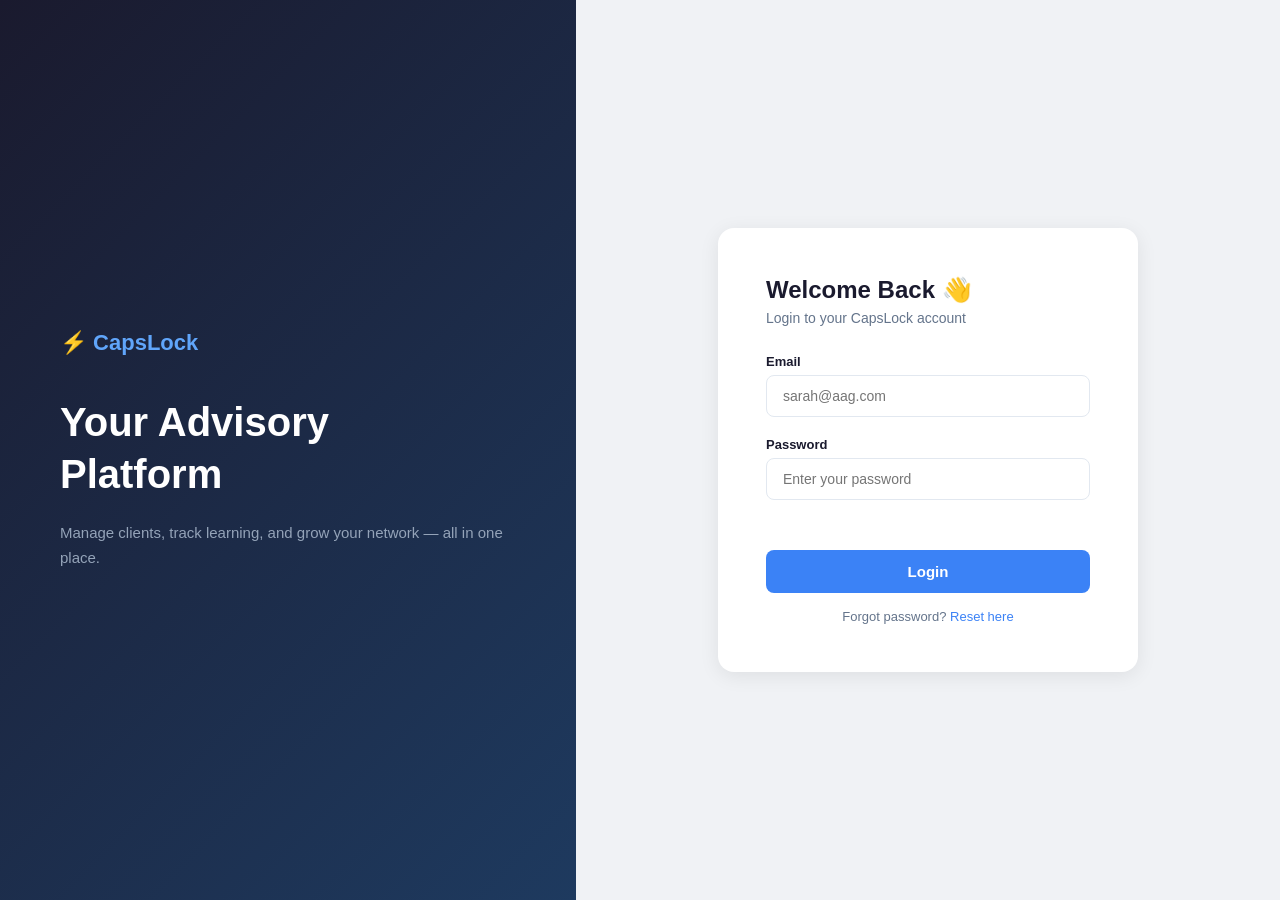
<file: login.html>
<!DOCTYPE html>
<html lang="en">
<head>
  <meta charset="UTF-8">
  <meta name="viewport" content="width=device-width, initial-scale=1.0">
  <title>CapsLock — Login</title>
  <link rel="stylesheet" href="login.css">
</head>
<body>

  <div class="login-container">

    <!-- LEFT SIDE -->
    <div class="login-left">
      <div class="brand">⚡ CapsLock</div>
      <h1>Your Advisory<br>Platform</h1>
      <p>Manage clients, track learning, and grow your network — all in one place.</p>
    </div>

    <!-- RIGHT SIDE: LOGIN FORM -->
    <div class="login-right">
      <div class="login-box">
        <h2>Welcome Back 👋</h2>
        <p class="subtitle">Login to your CapsLock account</p>

        <div class="input-group">
          <label>Email</label>
          <input type="email" id="email" placeholder="sarah@aag.com" />
        </div>

        <div class="input-group">
          <label>Password</label>
          <input type="password" id="password" placeholder="Enter your password" />
        </div>

        <p class="error-msg" id="error-msg"></p>

        <button class="login-btn" onclick="handleLogin()">Login</button>

        <p class="forgot">Forgot password? <a href="#">Reset here</a></p>
      </div>
    </div>

  </div>

  <script src="login.js"></script>
</body>
</html>
</file>
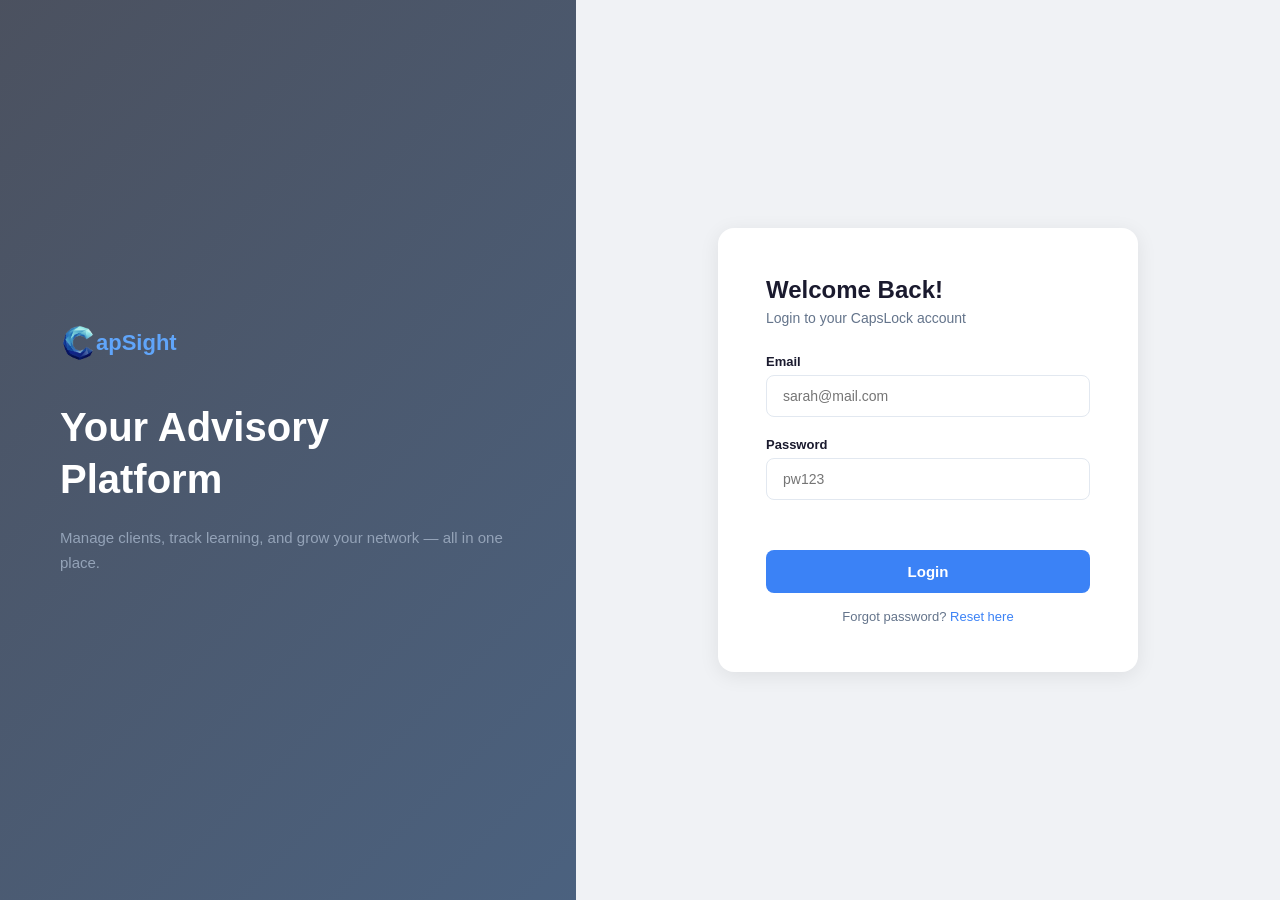
<file: pages/login.html>
<!DOCTYPE html>
<html lang="en">
<head>
  <meta charset="UTF-8">
  <meta name="viewport" content="width=device-width, initial-scale=1.0">
  <link rel="icon" href="../CapslockLogo.png" type="png">
  <title>CapsLock — Login</title>
  <link rel="stylesheet" href="../css/login.css">
</head>
<body>

  <div class="login-container">

    <div class="login-left">
      <div style="
        position: absolute;
        inset: 0;
        background-image: url('https://images.unsplash.com/photo-1600880292203-757bb62b4baf?w=1200&q=80');
        background-size: cover;
        background-position: center;
        border-radius: 0;
      "></div>

      <div style="
        position: absolute;
        inset: 0;
        background: linear-gradient(135deg, rgba(15,23,42,0.75), rgba(30,58,95,0.80));
      "></div>

      <div style="position: relative; z-index: 1;">
        <div class="brand">
          <img src="../CapslockLogo.png" alt="CapsLock Logo" style="width:36px; height:36px; object-fit:contain; border-radius:8px;">
          <span class="text-base font-bold text-slate-900 tracking-tight" style="margin-left: -10px;">ap<span class="text-blue-600">Sight</span></span>
        </div>
        <h1>Your Advisory<br>Platform</h1>
        <p>Manage clients, track learning, and grow your network — all in one place.</p>
      </div>
    </div>

    <div class="login-right">
      <div class="login-box">
        <h2>Welcome Back!</h2>
        <p class="subtitle">Login to your CapsLock account</p>

        <div class="input-group">
          <label>Email</label>
          <input type="email" id="email" placeholder="sarah@mail.com" />
        </div>

        <div class="input-group">
          <label>Password</label>
          <input type="password" id="password" placeholder="pw123" />
        </div>

        <p class="error-msg" id="error-msg"></p>

        <button class="login-btn" onclick="handleLogin()">Login</button>

        <p class="forgot">Forgot password? <a href="#">Reset here</a></p>
      </div>
    </div>

  </div>

  <script src="../js/login.js"></script>
</body>
</html>
</file>
<file: login.css>
* {
  margin: 0;
  padding: 0;
  box-sizing: border-box;
  font-family: 'Segoe UI', sans-serif;
}

body {
  height: 100vh;
  display: flex;
}

/* CONTAINER */
.login-container {
  display: flex;
  width: 100%;
  height: 100vh;
}

/* LEFT SIDE */
.login-left {
  width: 45%;
  background: linear-gradient(135deg, #1a1a2e, #1e3a5f);
  color: white;
  display: flex;
  flex-direction: column;
  justify-content: center;
  padding: 60px;
}

.brand {
  font-size: 22px;
  font-weight: bold;
  color: #60a5fa;
  margin-bottom: 40px;
}

.login-left h1 {
  font-size: 40px;
  line-height: 1.3;
  margin-bottom: 20px;
}

.login-left p {
  font-size: 15px;
  color: #94a3b8;
  line-height: 1.7;
}

/* RIGHT SIDE */
.login-right {
  width: 55%;
  background: #f0f2f5;
  display: flex;
  align-items: center;
  justify-content: center;
}

.login-box {
  background: white;
  padding: 48px;
  border-radius: 16px;
  width: 420px;
  box-shadow: 0 4px 20px rgba(0,0,0,0.08);
}

.login-box h2 {
  font-size: 24px;
  color: #1a1a2e;
  margin-bottom: 6px;
}

.subtitle {
  color: #64748b;
  font-size: 14px;
  margin-bottom: 28px;
}

/* INPUT */
.input-group {
  margin-bottom: 20px;
}

.input-group label {
  display: block;
  font-size: 13px;
  font-weight: 600;
  color: #1a1a2e;
  margin-bottom: 6px;
}

.input-group input {
  width: 100%;
  padding: 12px 16px;
  border: 1px solid #e2e8f0;
  border-radius: 8px;
  font-size: 14px;
  color: #1a1a2e;
  outline: none;
  transition: border 0.2s;
}

.input-group input:focus {
  border-color: #3b82f6;
}

/* ERROR MESSAGE */
.error-msg {
  color: #ef4444;
  font-size: 13px;
  margin-bottom: 12px;
  min-height: 18px;
}

/* LOGIN BUTTON */
.login-btn {
  width: 100%;
  padding: 13px;
  background: #3b82f6;
  color: white;
  border: none;
  border-radius: 8px;
  font-size: 15px;
  font-weight: 600;
  cursor: pointer;
  transition: background 0.2s;
  margin-bottom: 16px;
}

.login-btn:hover {
  background: #2563eb;
}

/* FORGOT */
.forgot {
  text-align: center;
  font-size: 13px;
  color: #64748b;
}

.forgot a {
  color: #3b82f6;
  text-decoration: none;
}
</file>
<file: css/login.css>
* {
  margin: 0;
  padding: 0;
  box-sizing: border-box;
  font-family: 'Segoe UI', sans-serif;
}

body {
  height: 100vh;
  display: flex;
}

.login-container {
  display: flex;
  width: 100%;
  height: 100vh;
}

.login-left {
  width: 45%;
  color: white;
  display: flex;
  flex-direction: column;
  justify-content: center;
  padding: 60px;
  position: relative;
  overflow: hidden;
}

.brand {
  font-size: 22px;
  font-weight: bold;
  color: #60a5fa;
  margin-bottom: 40px;
  display: flex;
  align-items: center;
  gap: 10px;
}

.login-left h1 {
  font-size: 40px;
  line-height: 1.3;
  margin-bottom: 20px;
}

.login-left p {
  font-size: 15px;
  color: #94a3b8;
  line-height: 1.7;
}

.login-right {
  width: 55%;
  background: #f0f2f5;
  display: flex;
  align-items: center;
  justify-content: center;
}

.login-box {
  background: white;
  padding: 48px;
  border-radius: 16px;
  width: 420px;
  box-shadow: 0 4px 20px rgba(0,0,0,0.08);
}

.login-box h2 {
  font-size: 24px;
  color: #1a1a2e;
  margin-bottom: 6px;
}

.subtitle {
  color: #64748b;
  font-size: 14px;
  margin-bottom: 28px;
}

.input-group {
  margin-bottom: 20px;
}

.input-group label {
  display: block;
  font-size: 13px;
  font-weight: 600;
  color: #1a1a2e;
  margin-bottom: 6px;
}

.input-group input {
  width: 100%;
  padding: 12px 16px;
  border: 1px solid #e2e8f0;
  border-radius: 8px;
  font-size: 14px;
  color: #1a1a2e;
  outline: none;
  transition: border 0.2s;
}

.input-group input:focus {
  border-color: #3b82f6;
}

.error-msg {
  color: #ef4444;
  font-size: 13px;
  margin-bottom: 12px;
  min-height: 18px;
}

.login-btn {
  width: 100%;
  padding: 13px;
  background: #3b82f6;
  color: white;
  border: none;
  border-radius: 8px;
  font-size: 15px;
  font-weight: 600;
  cursor: pointer;
  transition: background 0.2s;
  margin-bottom: 16px;
}

.login-btn:hover {
  background: #2563eb;
}

.forgot {
  text-align: center;
  font-size: 13px;
  color: #64748b;
}

.forgot a {
  color: #3b82f6;
  text-decoration: none;
}
</file>
